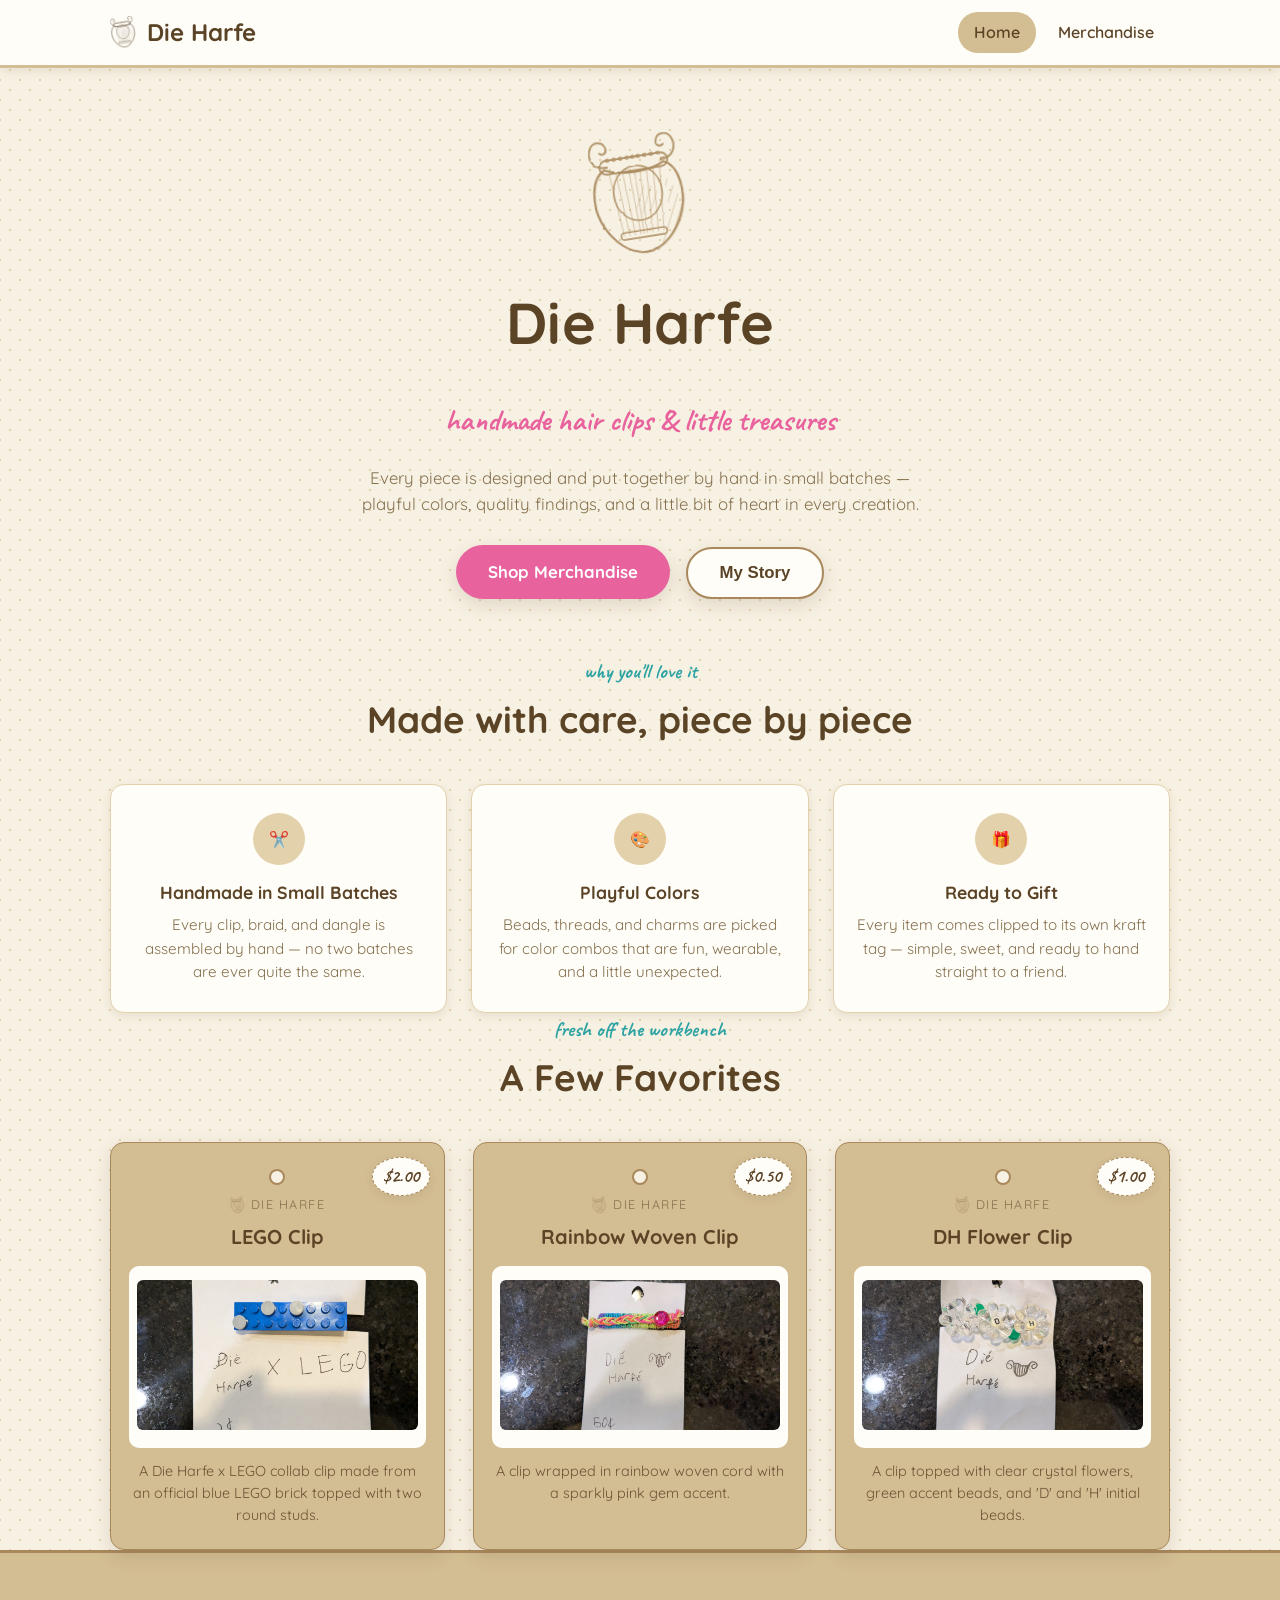
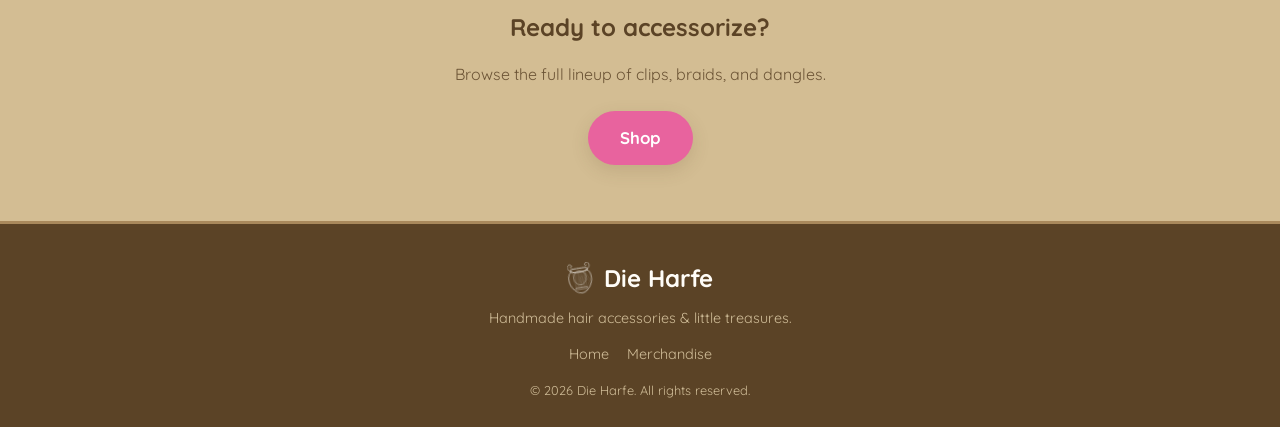
<file: index.html>
<!DOCTYPE html>
<html lang="en">
<head>
<meta charset="UTF-8">
<meta name="viewport" content="width=device-width, initial-scale=1.0">
<title>Die Harfe — Handmade Hair Accessories</title>
<meta name="description" content="Die Harfe — handmade hair clips, stretchy braids, and accessories, made in small batches.">
<link rel="stylesheet" href="css/style.css">
</head>
<body class="textured">

<header class="site-header">
  <nav class="nav">
    <a href="index.html" class="brand">
      <svg class="harp-icon" viewBox="0 0 90 112" xmlns="http://www.w3.org/2000/svg" fill="none" stroke="currentColor">
        <defs>
          <filter id="pencil-1" x="-20%" y="-20%" width="140%" height="140%">
            <feTurbulence type="fractalNoise" baseFrequency="0.05 0.09" numOctaves="2" seed="4" result="n"/>
            <feDisplacementMap in="SourceGraphic" in2="n" scale="2" xChannelSelector="R" yChannelSelector="G"/>
          </filter>
          <clipPath id="bodyShadow-1">
            <path d="M52,32 C70,38 84,52 82,74 C79,90 63,101 50,106 C61,95 71,80 71,58 C71,42 62,35 52,32 Z"/>
          </clipPath>
          <clipPath id="holeShadow-1">
            <ellipse cx="52" cy="60" rx="12" ry="13"/>
          </clipPath>
          <g id="hatch-1">
          <line x1="-30" y1="-15" x2="-100" y2="127"/>
          <line x1="-23" y1="-15" x2="-93" y2="127"/>
          <line x1="-16" y1="-15" x2="-86" y2="127"/>
          <line x1="-9" y1="-15" x2="-79" y2="127"/>
          <line x1="-2" y1="-15" x2="-72" y2="127"/>
          <line x1="5" y1="-15" x2="-65" y2="127"/>
          <line x1="12" y1="-15" x2="-58" y2="127"/>
          <line x1="19" y1="-15" x2="-51" y2="127"/>
          <line x1="26" y1="-15" x2="-44" y2="127"/>
          <line x1="33" y1="-15" x2="-37" y2="127"/>
          <line x1="40" y1="-15" x2="-30" y2="127"/>
          <line x1="47" y1="-15" x2="-23" y2="127"/>
          <line x1="54" y1="-15" x2="-16" y2="127"/>
          <line x1="61" y1="-15" x2="-9" y2="127"/>
          <line x1="68" y1="-15" x2="-2" y2="127"/>
          <line x1="75" y1="-15" x2="5" y2="127"/>
          <line x1="82" y1="-15" x2="12" y2="127"/>
          <line x1="89" y1="-15" x2="19" y2="127"/>
          <line x1="96" y1="-15" x2="26" y2="127"/>
          <line x1="103" y1="-15" x2="33" y2="127"/>
          <line x1="110" y1="-15" x2="40" y2="127"/>
          <line x1="117" y1="-15" x2="47" y2="127"/>
          <line x1="124" y1="-15" x2="54" y2="127"/>
          <line x1="131" y1="-15" x2="61" y2="127"/>
          <line x1="138" y1="-15" x2="68" y2="127"/>
          </g>
        </defs>
        <g transform="rotate(-9 45 56) scale(0.97,1)" filter="url(#pencil-1)">
          <path d="M18,29 C4,35 3,59 8,73 C13,87 25,101 38,104 C41,105.5 49,105.5 52,104 C65,101 77,87 82,73 C87,59 86,35 72,29 C58,36 32,36 18,29 Z" stroke-width="1.8" opacity="0.9"/>
          <path d="M18,29 C4,35 3,59 8,73 C13,87 25,101 38,104 C41,105.5 49,105.5 52,104 C65,101 77,87 82,73 C87,59 86,35 72,29 C58,36 32,36 18,29 Z" stroke-width="1.1" opacity="0.3" transform="translate(1.1,0.7)"/>
          <path d="M20,27 C8,27 4,17 8,9 C11,3 20,3 22,10 C23,14 19,17 16,14" stroke-width="1.8" stroke-linecap="round" stroke-linejoin="round" opacity="0.85"/>
          <path d="M70,27 C82,27 86,17 82,9 C79,3 70,3 68,10 C67,14 71,17 74,14" stroke-width="1.8" stroke-linecap="round" stroke-linejoin="round" opacity="0.85"/>
          <rect x="14" y="21" width="62" height="12" rx="6" stroke-width="1.6" opacity="0.85"/>
          <ellipse cx="45" cy="53" rx="22" ry="24" stroke-width="1.4" opacity="0.8"/>
          <g stroke-width="0.7" opacity="0.55">
            <line x1="22" y1="33" x2="27" y2="89"/>
            <line x1="28" y1="33" x2="32" y2="89"/>
            <line x1="34" y1="33" x2="37" y2="89"/>
            <line x1="40" y1="33" x2="42" y2="89"/>
            <line x1="45" y1="33" x2="45" y2="89"/>
            <line x1="50" y1="33" x2="48" y2="89"/>
            <line x1="56" y1="33" x2="53" y2="89"/>
            <line x1="62" y1="33" x2="58" y2="89"/>
            <line x1="68" y1="33" x2="63" y2="89"/>
          </g>
          <g stroke-width="1" opacity="0.75">
            <circle cx="22" cy="21" r="1.5"/>
            <circle cx="28" cy="21" r="1.5"/>
            <circle cx="34" cy="21" r="1.5"/>
            <circle cx="40" cy="21" r="1.5"/>
            <circle cx="45" cy="21" r="1.5"/>
            <circle cx="50" cy="21" r="1.5"/>
            <circle cx="56" cy="21" r="1.5"/>
            <circle cx="62" cy="21" r="1.5"/>
            <circle cx="68" cy="21" r="1.5"/>
          </g>
          <rect x="24" y="86" width="42" height="6" rx="3" stroke-width="1.4" opacity="0.85"/>
          <use href="#hatch-1" clip-path="url(#bodyShadow-1)" stroke-width="1" opacity="0.32"/>
          <use href="#hatch-1" clip-path="url(#holeShadow-1)" stroke-width="0.8" opacity="0.3"/>
        </g>
      </svg>
      Die Harfe
    </a>
    <button class="nav-toggle" aria-label="Toggle menu" aria-expanded="false">
      <span></span><span></span><span></span>
    </button>
    <ul class="nav-links">
      <li><a href="index.html" class="active">Home</a></li>
      <li><a href="merchandise.html">Merchandise</a></li>
    </ul>
  </nav>
</header>

<section class="hero">
  <div class="container">
    <svg class="harp-icon-big" viewBox="0 0 90 112" xmlns="http://www.w3.org/2000/svg" fill="none" stroke="currentColor">
        <defs>
          <filter id="pencil-2" x="-20%" y="-20%" width="140%" height="140%">
            <feTurbulence type="fractalNoise" baseFrequency="0.05 0.09" numOctaves="2" seed="7" result="n"/>
            <feDisplacementMap in="SourceGraphic" in2="n" scale="2" xChannelSelector="R" yChannelSelector="G"/>
          </filter>
          <clipPath id="bodyShadow-2">
            <path d="M52,32 C70,38 84,52 82,74 C79,90 63,101 50,106 C61,95 71,80 71,58 C71,42 62,35 52,32 Z"/>
          </clipPath>
          <clipPath id="holeShadow-2">
            <ellipse cx="52" cy="60" rx="12" ry="13"/>
          </clipPath>
          <g id="hatch-2">
          <line x1="-30" y1="-15" x2="-100" y2="127"/>
          <line x1="-23" y1="-15" x2="-93" y2="127"/>
          <line x1="-16" y1="-15" x2="-86" y2="127"/>
          <line x1="-9" y1="-15" x2="-79" y2="127"/>
          <line x1="-2" y1="-15" x2="-72" y2="127"/>
          <line x1="5" y1="-15" x2="-65" y2="127"/>
          <line x1="12" y1="-15" x2="-58" y2="127"/>
          <line x1="19" y1="-15" x2="-51" y2="127"/>
          <line x1="26" y1="-15" x2="-44" y2="127"/>
          <line x1="33" y1="-15" x2="-37" y2="127"/>
          <line x1="40" y1="-15" x2="-30" y2="127"/>
          <line x1="47" y1="-15" x2="-23" y2="127"/>
          <line x1="54" y1="-15" x2="-16" y2="127"/>
          <line x1="61" y1="-15" x2="-9" y2="127"/>
          <line x1="68" y1="-15" x2="-2" y2="127"/>
          <line x1="75" y1="-15" x2="5" y2="127"/>
          <line x1="82" y1="-15" x2="12" y2="127"/>
          <line x1="89" y1="-15" x2="19" y2="127"/>
          <line x1="96" y1="-15" x2="26" y2="127"/>
          <line x1="103" y1="-15" x2="33" y2="127"/>
          <line x1="110" y1="-15" x2="40" y2="127"/>
          <line x1="117" y1="-15" x2="47" y2="127"/>
          <line x1="124" y1="-15" x2="54" y2="127"/>
          <line x1="131" y1="-15" x2="61" y2="127"/>
          <line x1="138" y1="-15" x2="68" y2="127"/>
          </g>
        </defs>
        <g transform="rotate(-9 45 56) scale(0.97,1)" filter="url(#pencil-2)">
          <path d="M18,29 C4,35 3,59 8,73 C13,87 25,101 38,104 C41,105.5 49,105.5 52,104 C65,101 77,87 82,73 C87,59 86,35 72,29 C58,36 32,36 18,29 Z" stroke-width="1.8" opacity="0.9"/>
          <path d="M18,29 C4,35 3,59 8,73 C13,87 25,101 38,104 C41,105.5 49,105.5 52,104 C65,101 77,87 82,73 C87,59 86,35 72,29 C58,36 32,36 18,29 Z" stroke-width="1.1" opacity="0.3" transform="translate(1.1,0.7)"/>
          <path d="M20,27 C8,27 4,17 8,9 C11,3 20,3 22,10 C23,14 19,17 16,14" stroke-width="1.8" stroke-linecap="round" stroke-linejoin="round" opacity="0.85"/>
          <path d="M70,27 C82,27 86,17 82,9 C79,3 70,3 68,10 C67,14 71,17 74,14" stroke-width="1.8" stroke-linecap="round" stroke-linejoin="round" opacity="0.85"/>
          <rect x="14" y="21" width="62" height="12" rx="6" stroke-width="1.6" opacity="0.85"/>
          <ellipse cx="45" cy="53" rx="22" ry="24" stroke-width="1.4" opacity="0.8"/>
          <g stroke-width="0.7" opacity="0.55">
            <line x1="22" y1="33" x2="27" y2="89"/>
            <line x1="28" y1="33" x2="32" y2="89"/>
            <line x1="34" y1="33" x2="37" y2="89"/>
            <line x1="40" y1="33" x2="42" y2="89"/>
            <line x1="45" y1="33" x2="45" y2="89"/>
            <line x1="50" y1="33" x2="48" y2="89"/>
            <line x1="56" y1="33" x2="53" y2="89"/>
            <line x1="62" y1="33" x2="58" y2="89"/>
            <line x1="68" y1="33" x2="63" y2="89"/>
          </g>
          <g stroke-width="1" opacity="0.75">
            <circle cx="22" cy="21" r="1.5"/>
            <circle cx="28" cy="21" r="1.5"/>
            <circle cx="34" cy="21" r="1.5"/>
            <circle cx="40" cy="21" r="1.5"/>
            <circle cx="45" cy="21" r="1.5"/>
            <circle cx="50" cy="21" r="1.5"/>
            <circle cx="56" cy="21" r="1.5"/>
            <circle cx="62" cy="21" r="1.5"/>
            <circle cx="68" cy="21" r="1.5"/>
          </g>
          <rect x="24" y="86" width="42" height="6" rx="3" stroke-width="1.4" opacity="0.85"/>
          <use href="#hatch-2" clip-path="url(#bodyShadow-2)" stroke-width="1" opacity="0.32"/>
          <use href="#hatch-2" clip-path="url(#holeShadow-2)" stroke-width="0.8" opacity="0.3"/>
        </g>
      </svg>
    <h1>Die Harfe</h1>
    <p class="tagline script">handmade hair clips &amp; little treasures</p>
    <p class="lead">Every piece is designed and put together by hand in small batches — playful colors, quality findings, and a little bit of heart in every creation.</p>
    <a href="merchandise.html" class="btn">Shop Merchandise</a>
    <button type="button" id="story-toggle" class="btn secondary" style="margin-left:12px;">My Story</button>
  </div>
</section>

<section id="about" class="container story-section">
  <div class="section-title">
    <span class="script">our story</span>
    <h2>A Note from Lyra</h2>
  </div>
  <div class="story-card">
    <p>Hi, I'm Lyra — the maker behind Die Harfe. I'm a small business owner, and every piece you see here is designed and put together by hand.</p>
    <p>Thanks to your support, I get to keep growing Die Harfe into a brand that offers quality, affordable accessories for everyone — young and old — no matter where in the world you're shopping from.</p>
    <p class="signature script">— Lyra</p>
  </div>
</section>

<section class="container">
  <div class="section-title">
    <span class="script">why you'll love it</span>
    <h2>Made with care, piece by piece</h2>
  </div>
  <div class="about-grid">
    <div class="about-card">
      <div class="emoji-badge">✂️</div>
      <h3>Handmade in Small Batches</h3>
      <p>Every clip, braid, and dangle is assembled by hand — no two batches are ever quite the same.</p>
    </div>
    <div class="about-card">
      <div class="emoji-badge">🎨</div>
      <h3>Playful Colors</h3>
      <p>Beads, threads, and charms are picked for color combos that are fun, wearable, and a little unexpected.</p>
    </div>
    <div class="about-card">
      <div class="emoji-badge">🎁</div>
      <h3>Ready to Gift</h3>
      <p>Every item comes clipped to its own kraft tag — simple, sweet, and ready to hand straight to a friend.</p>
    </div>
  </div>
</section>

<section class="container">
  <div class="section-title">
    <span class="script">fresh off the workbench</span>
    <h2>A Few Favorites</h2>
  </div>
  <div class="product-grid" id="featured-grid"></div>
</section>

<section class="cta-band">
  <div class="container">
    <h2>Ready to accessorize?</h2>
    <p>Browse the full lineup of clips, braids, and dangles.</p>
    <a href="merchandise.html" class="btn">Shop</a>
  </div>
</section>

<footer class="site-footer">
  <div class="container">
    <div class="brand">
      <svg class="harp-icon" viewBox="0 0 90 112" xmlns="http://www.w3.org/2000/svg" fill="none" stroke="currentColor">
        <defs>
          <filter id="pencil-6" x="-20%" y="-20%" width="140%" height="140%">
            <feTurbulence type="fractalNoise" baseFrequency="0.05 0.09" numOctaves="2" seed="19" result="n"/>
            <feDisplacementMap in="SourceGraphic" in2="n" scale="2" xChannelSelector="R" yChannelSelector="G"/>
          </filter>
          <clipPath id="bodyShadow-6">
            <path d="M52,32 C70,38 84,52 82,74 C79,90 63,101 50,106 C61,95 71,80 71,58 C71,42 62,35 52,32 Z"/>
          </clipPath>
          <clipPath id="holeShadow-6">
            <ellipse cx="52" cy="60" rx="12" ry="13"/>
          </clipPath>
          <g id="hatch-6">
          <line x1="-30" y1="-15" x2="-100" y2="127"/>
          <line x1="-23" y1="-15" x2="-93" y2="127"/>
          <line x1="-16" y1="-15" x2="-86" y2="127"/>
          <line x1="-9" y1="-15" x2="-79" y2="127"/>
          <line x1="-2" y1="-15" x2="-72" y2="127"/>
          <line x1="5" y1="-15" x2="-65" y2="127"/>
          <line x1="12" y1="-15" x2="-58" y2="127"/>
          <line x1="19" y1="-15" x2="-51" y2="127"/>
          <line x1="26" y1="-15" x2="-44" y2="127"/>
          <line x1="33" y1="-15" x2="-37" y2="127"/>
          <line x1="40" y1="-15" x2="-30" y2="127"/>
          <line x1="47" y1="-15" x2="-23" y2="127"/>
          <line x1="54" y1="-15" x2="-16" y2="127"/>
          <line x1="61" y1="-15" x2="-9" y2="127"/>
          <line x1="68" y1="-15" x2="-2" y2="127"/>
          <line x1="75" y1="-15" x2="5" y2="127"/>
          <line x1="82" y1="-15" x2="12" y2="127"/>
          <line x1="89" y1="-15" x2="19" y2="127"/>
          <line x1="96" y1="-15" x2="26" y2="127"/>
          <line x1="103" y1="-15" x2="33" y2="127"/>
          <line x1="110" y1="-15" x2="40" y2="127"/>
          <line x1="117" y1="-15" x2="47" y2="127"/>
          <line x1="124" y1="-15" x2="54" y2="127"/>
          <line x1="131" y1="-15" x2="61" y2="127"/>
          <line x1="138" y1="-15" x2="68" y2="127"/>
          </g>
        </defs>
        <g transform="rotate(-9 45 56) scale(0.97,1)" filter="url(#pencil-6)">
          <path d="M18,29 C4,35 3,59 8,73 C13,87 25,101 38,104 C41,105.5 49,105.5 52,104 C65,101 77,87 82,73 C87,59 86,35 72,29 C58,36 32,36 18,29 Z" stroke-width="1.8" opacity="0.9"/>
          <path d="M18,29 C4,35 3,59 8,73 C13,87 25,101 38,104 C41,105.5 49,105.5 52,104 C65,101 77,87 82,73 C87,59 86,35 72,29 C58,36 32,36 18,29 Z" stroke-width="1.1" opacity="0.3" transform="translate(1.1,0.7)"/>
          <path d="M20,27 C8,27 4,17 8,9 C11,3 20,3 22,10 C23,14 19,17 16,14" stroke-width="1.8" stroke-linecap="round" stroke-linejoin="round" opacity="0.85"/>
          <path d="M70,27 C82,27 86,17 82,9 C79,3 70,3 68,10 C67,14 71,17 74,14" stroke-width="1.8" stroke-linecap="round" stroke-linejoin="round" opacity="0.85"/>
          <rect x="14" y="21" width="62" height="12" rx="6" stroke-width="1.6" opacity="0.85"/>
          <ellipse cx="45" cy="53" rx="22" ry="24" stroke-width="1.4" opacity="0.8"/>
          <g stroke-width="0.7" opacity="0.55">
            <line x1="22" y1="33" x2="27" y2="89"/>
            <line x1="28" y1="33" x2="32" y2="89"/>
            <line x1="34" y1="33" x2="37" y2="89"/>
            <line x1="40" y1="33" x2="42" y2="89"/>
            <line x1="45" y1="33" x2="45" y2="89"/>
            <line x1="50" y1="33" x2="48" y2="89"/>
            <line x1="56" y1="33" x2="53" y2="89"/>
            <line x1="62" y1="33" x2="58" y2="89"/>
            <line x1="68" y1="33" x2="63" y2="89"/>
          </g>
          <g stroke-width="1" opacity="0.75">
            <circle cx="22" cy="21" r="1.5"/>
            <circle cx="28" cy="21" r="1.5"/>
            <circle cx="34" cy="21" r="1.5"/>
            <circle cx="40" cy="21" r="1.5"/>
            <circle cx="45" cy="21" r="1.5"/>
            <circle cx="50" cy="21" r="1.5"/>
            <circle cx="56" cy="21" r="1.5"/>
            <circle cx="62" cy="21" r="1.5"/>
            <circle cx="68" cy="21" r="1.5"/>
          </g>
          <rect x="24" y="86" width="42" height="6" rx="3" stroke-width="1.4" opacity="0.85"/>
          <use href="#hatch-6" clip-path="url(#bodyShadow-6)" stroke-width="1" opacity="0.32"/>
          <use href="#hatch-6" clip-path="url(#holeShadow-6)" stroke-width="0.8" opacity="0.3"/>
        </g>
      </svg>
      Die Harfe
    </div>
    <p>Handmade hair accessories &amp; little treasures.</p>
    <div class="footer-links">
      <a href="index.html">Home</a>
      <a href="merchandise.html">Merchandise</a>
    </div>
    <p style="margin-top:16px; font-size:0.8rem;">&copy; 2026 Die Harfe. All rights reserved.</p>
  </div>
</footer>

<script src="js/script.js"></script>
</body>
</html>
</file>
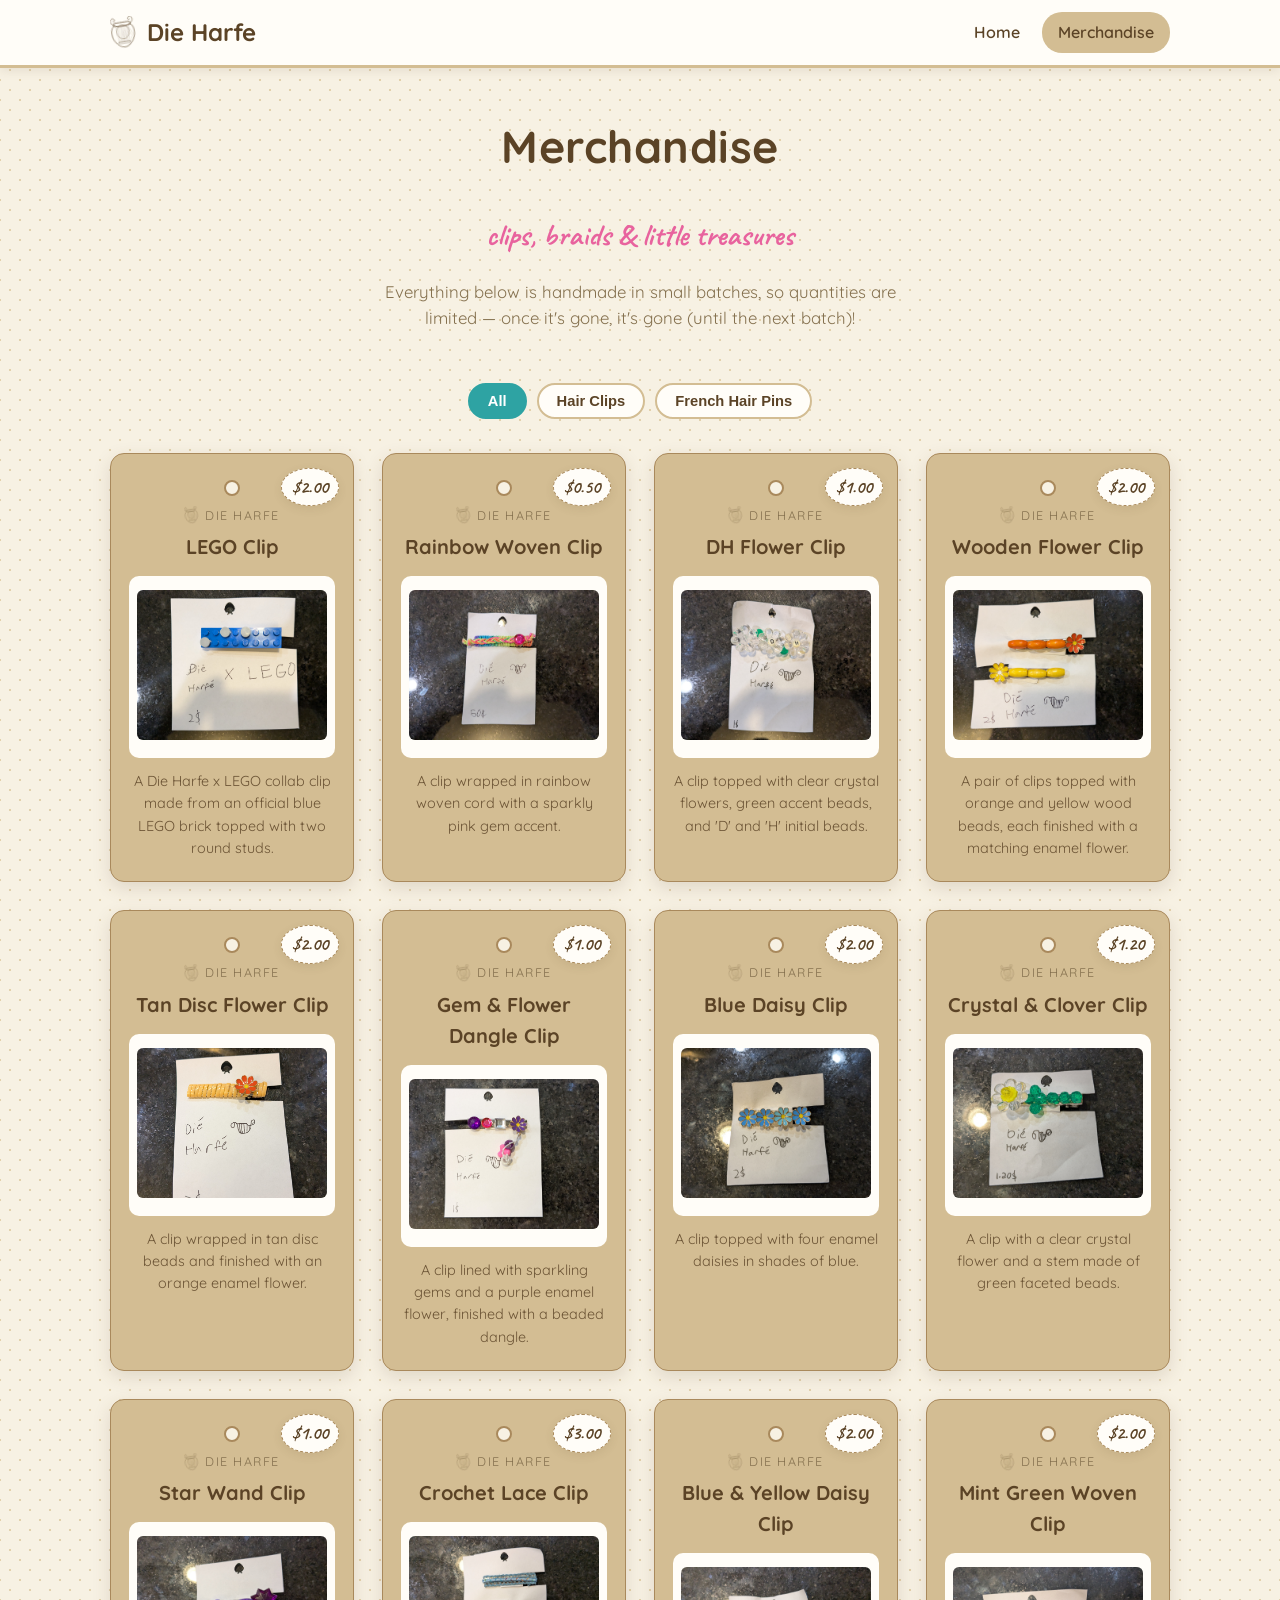
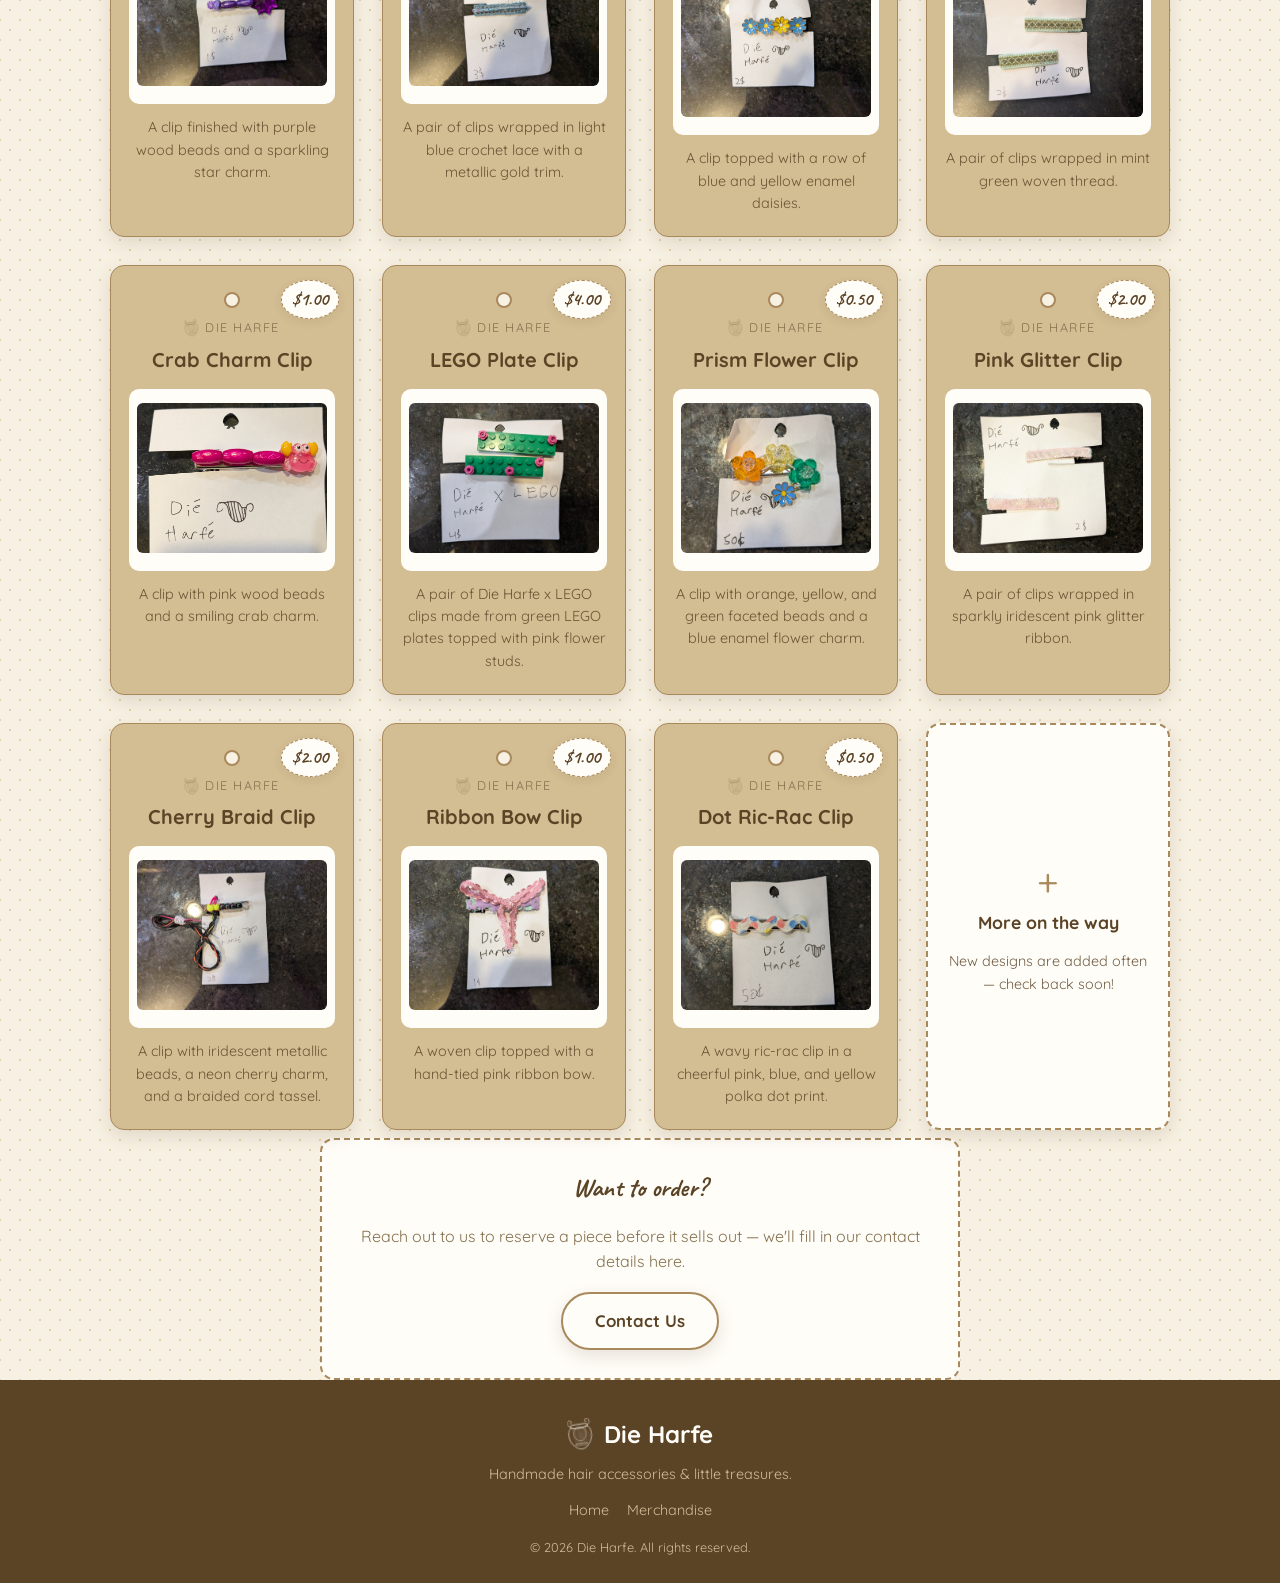
<file: merchandise.html>
<!DOCTYPE html>
<html lang="en">
<head>
<meta charset="UTF-8">
<meta name="viewport" content="width=device-width, initial-scale=1.0">
<title>Merchandise — Die Harfe</title>
<meta name="description" content="Shop Die Harfe's handmade hair clips, stretchy braids, and accessories.">
<link rel="stylesheet" href="css/style.css">
</head>
<body class="textured">

<header class="site-header">
  <nav class="nav">
    <a href="index.html" class="brand">
      <svg class="harp-icon" viewBox="0 0 90 112" xmlns="http://www.w3.org/2000/svg" fill="none" stroke="currentColor">
        <defs>
          <filter id="pencil-1" x="-20%" y="-20%" width="140%" height="140%">
            <feTurbulence type="fractalNoise" baseFrequency="0.05 0.09" numOctaves="2" seed="4" result="n"/>
            <feDisplacementMap in="SourceGraphic" in2="n" scale="2" xChannelSelector="R" yChannelSelector="G"/>
          </filter>
          <clipPath id="bodyShadow-1">
            <path d="M52,32 C70,38 84,52 82,74 C79,90 63,101 50,106 C61,95 71,80 71,58 C71,42 62,35 52,32 Z"/>
          </clipPath>
          <clipPath id="holeShadow-1">
            <ellipse cx="52" cy="60" rx="12" ry="13"/>
          </clipPath>
          <g id="hatch-1">
          <line x1="-30" y1="-15" x2="-100" y2="127"/>
          <line x1="-23" y1="-15" x2="-93" y2="127"/>
          <line x1="-16" y1="-15" x2="-86" y2="127"/>
          <line x1="-9" y1="-15" x2="-79" y2="127"/>
          <line x1="-2" y1="-15" x2="-72" y2="127"/>
          <line x1="5" y1="-15" x2="-65" y2="127"/>
          <line x1="12" y1="-15" x2="-58" y2="127"/>
          <line x1="19" y1="-15" x2="-51" y2="127"/>
          <line x1="26" y1="-15" x2="-44" y2="127"/>
          <line x1="33" y1="-15" x2="-37" y2="127"/>
          <line x1="40" y1="-15" x2="-30" y2="127"/>
          <line x1="47" y1="-15" x2="-23" y2="127"/>
          <line x1="54" y1="-15" x2="-16" y2="127"/>
          <line x1="61" y1="-15" x2="-9" y2="127"/>
          <line x1="68" y1="-15" x2="-2" y2="127"/>
          <line x1="75" y1="-15" x2="5" y2="127"/>
          <line x1="82" y1="-15" x2="12" y2="127"/>
          <line x1="89" y1="-15" x2="19" y2="127"/>
          <line x1="96" y1="-15" x2="26" y2="127"/>
          <line x1="103" y1="-15" x2="33" y2="127"/>
          <line x1="110" y1="-15" x2="40" y2="127"/>
          <line x1="117" y1="-15" x2="47" y2="127"/>
          <line x1="124" y1="-15" x2="54" y2="127"/>
          <line x1="131" y1="-15" x2="61" y2="127"/>
          <line x1="138" y1="-15" x2="68" y2="127"/>
          </g>
        </defs>
        <g transform="rotate(-9 45 56) scale(0.97,1)" filter="url(#pencil-1)">
          <path d="M18,29 C4,35 3,59 8,73 C13,87 25,101 38,104 C41,105.5 49,105.5 52,104 C65,101 77,87 82,73 C87,59 86,35 72,29 C58,36 32,36 18,29 Z" stroke-width="1.8" opacity="0.9"/>
          <path d="M18,29 C4,35 3,59 8,73 C13,87 25,101 38,104 C41,105.5 49,105.5 52,104 C65,101 77,87 82,73 C87,59 86,35 72,29 C58,36 32,36 18,29 Z" stroke-width="1.1" opacity="0.3" transform="translate(1.1,0.7)"/>
          <path d="M20,27 C8,27 4,17 8,9 C11,3 20,3 22,10 C23,14 19,17 16,14" stroke-width="1.8" stroke-linecap="round" stroke-linejoin="round" opacity="0.85"/>
          <path d="M70,27 C82,27 86,17 82,9 C79,3 70,3 68,10 C67,14 71,17 74,14" stroke-width="1.8" stroke-linecap="round" stroke-linejoin="round" opacity="0.85"/>
          <rect x="14" y="21" width="62" height="12" rx="6" stroke-width="1.6" opacity="0.85"/>
          <ellipse cx="45" cy="53" rx="22" ry="24" stroke-width="1.4" opacity="0.8"/>
          <g stroke-width="0.7" opacity="0.55">
            <line x1="22" y1="33" x2="27" y2="89"/>
            <line x1="28" y1="33" x2="32" y2="89"/>
            <line x1="34" y1="33" x2="37" y2="89"/>
            <line x1="40" y1="33" x2="42" y2="89"/>
            <line x1="45" y1="33" x2="45" y2="89"/>
            <line x1="50" y1="33" x2="48" y2="89"/>
            <line x1="56" y1="33" x2="53" y2="89"/>
            <line x1="62" y1="33" x2="58" y2="89"/>
            <line x1="68" y1="33" x2="63" y2="89"/>
          </g>
          <g stroke-width="1" opacity="0.75">
            <circle cx="22" cy="21" r="1.5"/>
            <circle cx="28" cy="21" r="1.5"/>
            <circle cx="34" cy="21" r="1.5"/>
            <circle cx="40" cy="21" r="1.5"/>
            <circle cx="45" cy="21" r="1.5"/>
            <circle cx="50" cy="21" r="1.5"/>
            <circle cx="56" cy="21" r="1.5"/>
            <circle cx="62" cy="21" r="1.5"/>
            <circle cx="68" cy="21" r="1.5"/>
          </g>
          <rect x="24" y="86" width="42" height="6" rx="3" stroke-width="1.4" opacity="0.85"/>
          <use href="#hatch-1" clip-path="url(#bodyShadow-1)" stroke-width="1" opacity="0.32"/>
          <use href="#hatch-1" clip-path="url(#holeShadow-1)" stroke-width="0.8" opacity="0.3"/>
        </g>
      </svg>
      Die Harfe
    </a>
    <button class="nav-toggle" aria-label="Toggle menu" aria-expanded="false">
      <span></span><span></span><span></span>
    </button>
    <ul class="nav-links">
      <li><a href="index.html">Home</a></li>
      <li><a href="merchandise.html" class="active">Merchandise</a></li>
    </ul>
  </nav>
</header>

<section class="hero" style="padding:44px 0 24px;">
  <div class="container">
    <h1 style="font-size:clamp(2rem,5vw,2.8rem);">Merchandise</h1>
    <p class="tagline script">clips, braids &amp; little treasures</p>
    <p class="lead">Everything below is handmade in small batches, so quantities are limited — once it's gone, it's gone (until the next batch)!</p>
  </div>
</section>

<section class="container">

  <div class="filter-bar">
    <button class="filter-chip active" data-filter="all">All</button>
    <button class="filter-chip" data-filter="clips">Hair Clips</button>
    <button class="filter-chip" data-filter="frenchhairpins">French Hair Pins</button>
  </div>

  <div class="product-grid" id="product-grid">
    <div class="tag-card coming-soon" data-category="clips frenchhairpins">
      <div class="plus">+</div>
      <div class="product-name" style="font-size:1.1rem;">More on the way</div>
      <p class="desc">New designs are added often — check back soon!</p>
    </div>
  </div>

  <div class="order-note">
    <h3 class="script" style="font-size:1.6rem;">Want to order?</h3>
    <p>Reach out to us to reserve a piece before it sells out — we'll fill in our contact details here.</p>
    <a href="mailto:tdomerese+dieharfe@gmail.com" class="btn secondary">Contact Us</a>
  </div>

</section>

<footer class="site-footer">
  <div class="container">
    <div class="brand">
      <svg class="harp-icon" viewBox="0 0 90 112" xmlns="http://www.w3.org/2000/svg" fill="none" stroke="currentColor">
        <defs>
          <filter id="pencil-5" x="-20%" y="-20%" width="140%" height="140%">
            <feTurbulence type="fractalNoise" baseFrequency="0.05 0.09" numOctaves="2" seed="16" result="n"/>
            <feDisplacementMap in="SourceGraphic" in2="n" scale="2" xChannelSelector="R" yChannelSelector="G"/>
          </filter>
          <clipPath id="bodyShadow-5">
            <path d="M52,32 C70,38 84,52 82,74 C79,90 63,101 50,106 C61,95 71,80 71,58 C71,42 62,35 52,32 Z"/>
          </clipPath>
          <clipPath id="holeShadow-5">
            <ellipse cx="52" cy="60" rx="12" ry="13"/>
          </clipPath>
          <g id="hatch-5">
          <line x1="-30" y1="-15" x2="-100" y2="127"/>
          <line x1="-23" y1="-15" x2="-93" y2="127"/>
          <line x1="-16" y1="-15" x2="-86" y2="127"/>
          <line x1="-9" y1="-15" x2="-79" y2="127"/>
          <line x1="-2" y1="-15" x2="-72" y2="127"/>
          <line x1="5" y1="-15" x2="-65" y2="127"/>
          <line x1="12" y1="-15" x2="-58" y2="127"/>
          <line x1="19" y1="-15" x2="-51" y2="127"/>
          <line x1="26" y1="-15" x2="-44" y2="127"/>
          <line x1="33" y1="-15" x2="-37" y2="127"/>
          <line x1="40" y1="-15" x2="-30" y2="127"/>
          <line x1="47" y1="-15" x2="-23" y2="127"/>
          <line x1="54" y1="-15" x2="-16" y2="127"/>
          <line x1="61" y1="-15" x2="-9" y2="127"/>
          <line x1="68" y1="-15" x2="-2" y2="127"/>
          <line x1="75" y1="-15" x2="5" y2="127"/>
          <line x1="82" y1="-15" x2="12" y2="127"/>
          <line x1="89" y1="-15" x2="19" y2="127"/>
          <line x1="96" y1="-15" x2="26" y2="127"/>
          <line x1="103" y1="-15" x2="33" y2="127"/>
          <line x1="110" y1="-15" x2="40" y2="127"/>
          <line x1="117" y1="-15" x2="47" y2="127"/>
          <line x1="124" y1="-15" x2="54" y2="127"/>
          <line x1="131" y1="-15" x2="61" y2="127"/>
          <line x1="138" y1="-15" x2="68" y2="127"/>
          </g>
        </defs>
        <g transform="rotate(-9 45 56) scale(0.97,1)" filter="url(#pencil-5)">
          <path d="M18,29 C4,35 3,59 8,73 C13,87 25,101 38,104 C41,105.5 49,105.5 52,104 C65,101 77,87 82,73 C87,59 86,35 72,29 C58,36 32,36 18,29 Z" stroke-width="1.8" opacity="0.9"/>
          <path d="M18,29 C4,35 3,59 8,73 C13,87 25,101 38,104 C41,105.5 49,105.5 52,104 C65,101 77,87 82,73 C87,59 86,35 72,29 C58,36 32,36 18,29 Z" stroke-width="1.1" opacity="0.3" transform="translate(1.1,0.7)"/>
          <path d="M20,27 C8,27 4,17 8,9 C11,3 20,3 22,10 C23,14 19,17 16,14" stroke-width="1.8" stroke-linecap="round" stroke-linejoin="round" opacity="0.85"/>
          <path d="M70,27 C82,27 86,17 82,9 C79,3 70,3 68,10 C67,14 71,17 74,14" stroke-width="1.8" stroke-linecap="round" stroke-linejoin="round" opacity="0.85"/>
          <rect x="14" y="21" width="62" height="12" rx="6" stroke-width="1.6" opacity="0.85"/>
          <ellipse cx="45" cy="53" rx="22" ry="24" stroke-width="1.4" opacity="0.8"/>
          <g stroke-width="0.7" opacity="0.55">
            <line x1="22" y1="33" x2="27" y2="89"/>
            <line x1="28" y1="33" x2="32" y2="89"/>
            <line x1="34" y1="33" x2="37" y2="89"/>
            <line x1="40" y1="33" x2="42" y2="89"/>
            <line x1="45" y1="33" x2="45" y2="89"/>
            <line x1="50" y1="33" x2="48" y2="89"/>
            <line x1="56" y1="33" x2="53" y2="89"/>
            <line x1="62" y1="33" x2="58" y2="89"/>
            <line x1="68" y1="33" x2="63" y2="89"/>
          </g>
          <g stroke-width="1" opacity="0.75">
            <circle cx="22" cy="21" r="1.5"/>
            <circle cx="28" cy="21" r="1.5"/>
            <circle cx="34" cy="21" r="1.5"/>
            <circle cx="40" cy="21" r="1.5"/>
            <circle cx="45" cy="21" r="1.5"/>
            <circle cx="50" cy="21" r="1.5"/>
            <circle cx="56" cy="21" r="1.5"/>
            <circle cx="62" cy="21" r="1.5"/>
            <circle cx="68" cy="21" r="1.5"/>
          </g>
          <rect x="24" y="86" width="42" height="6" rx="3" stroke-width="1.4" opacity="0.85"/>
          <use href="#hatch-5" clip-path="url(#bodyShadow-5)" stroke-width="1" opacity="0.32"/>
          <use href="#hatch-5" clip-path="url(#holeShadow-5)" stroke-width="0.8" opacity="0.3"/>
        </g>
      </svg>
      Die Harfe
    </div>
    <p>Handmade hair accessories &amp; little treasures.</p>
    <div class="footer-links">
      <a href="index.html">Home</a>
      <a href="merchandise.html">Merchandise</a>
    </div>
    <p style="margin-top:16px; font-size:0.8rem;">&copy; 2026 Die Harfe. All rights reserved.</p>
  </div>
</footer>

<script src="js/script.js"></script>
</body>
</html>
</file>
<file: css/style.css>
/* ==========================================================================
   Die Harfe — shared styles
   ========================================================================== */

@import url('https://fonts.googleapis.com/css2?family=Quicksand:wght@400;500;600;700&family=Caveat:wght@500;600;700&display=swap');

:root {
  --cream:        #f7f1e3;
  --paper:        #fffdf8;
  --kraft:        #d3bd93;
  --kraft-light:  #e3d1ab;
  --kraft-dark:   #a9895c;
  --ink:          #5b4326;
  --ink-soft:     #85714f;
  --pink:         #e8639e;
  --teal:         #2ea3a3;
  --yellow:       #f0c341;
  --purple:       #9b6bcc;
  --mint:         #6fcf97;
  --coral:        #f2785c;

  --shadow: 0 6px 18px rgba(91, 67, 38, 0.15);
  --shadow-soft: 0 3px 10px rgba(91, 67, 38, 0.10);
  --radius: 14px;
}

* { box-sizing: border-box; }

html {
  scroll-behavior: smooth;
}

body {
  margin: 0;
  font-family: 'Quicksand', -apple-system, BlinkMacSystemFont, 'Segoe UI', sans-serif;
  background: var(--cream);
  color: var(--ink);
  line-height: 1.55;
  -webkit-font-smoothing: antialiased;
}

img, svg { max-width: 100%; display: block; }

a { color: inherit; text-decoration: none; }

h1, h2, h3 {
  font-weight: 700;
  margin: 0 0 0.4em;
  color: var(--ink);
}

.script {
  font-family: 'Caveat', cursive;
  font-weight: 700;
}

.container {
  width: 100%;
  max-width: 1100px;
  margin: 0 auto;
  padding: 0 20px;
}

/* Background texture: diagonal (staggered) dot grid */
.textured {
  background-color: var(--cream);
  background-image:
    radial-gradient(var(--kraft-light) 1px, transparent 1px),
    radial-gradient(var(--kraft-light) 1px, transparent 1px);
  background-size: 20px 20px;
  background-position: 0 0, 10px 10px;
}

/* ---------------------------------------------------------------------- */
/* Header / nav                                                           */
/* ---------------------------------------------------------------------- */

.site-header {
  position: sticky;
  top: 0;
  z-index: 100;
  background: var(--paper);
  border-bottom: 3px solid var(--kraft);
  box-shadow: var(--shadow-soft);
}

.nav {
  display: flex;
  align-items: center;
  justify-content: space-between;
  padding: 12px 20px;
  max-width: 1100px;
  margin: 0 auto;
}

.brand {
  display: flex;
  align-items: center;
  gap: 10px;
  font-size: 1.5rem;
  font-weight: 700;
  color: var(--ink);
}

.brand .harp-icon {
  width: 27px;
  height: 33px;
  color: var(--ink);
  flex-shrink: 0;
}

.nav-links {
  display: flex;
  gap: 6px;
  list-style: none;
  margin: 0;
  padding: 0;
}

.nav-links a {
  display: inline-block;
  padding: 8px 16px;
  border-radius: 20px;
  font-weight: 600;
  color: var(--ink);
  transition: background 0.2s ease, color 0.2s ease;
}

.nav-links a:hover,
.nav-links a.active {
  background: var(--kraft);
  color: var(--ink);
}

.nav-toggle {
  display: none;
  flex-direction: column;
  justify-content: center;
  gap: 5px;
  width: 40px;
  height: 40px;
  background: transparent;
  border: none;
  cursor: pointer;
  padding: 0;
}

.nav-toggle span {
  display: block;
  height: 3px;
  width: 100%;
  background: var(--ink);
  border-radius: 2px;
  transition: transform 0.25s ease, opacity 0.25s ease;
}

.nav-toggle.open span:nth-child(1) { transform: translateY(8px) rotate(45deg); }
.nav-toggle.open span:nth-child(2) { opacity: 0; }
.nav-toggle.open span:nth-child(3) { transform: translateY(-8px) rotate(-45deg); }

/* ---------------------------------------------------------------------- */
/* Hero                                                                    */
/* ---------------------------------------------------------------------- */

.hero {
  padding: 64px 0 56px;
  text-align: center;
}

.hero .harp-icon-big {
  width: 104px;
  height: 128px;
  margin: 0 auto 18px;
  color: var(--kraft-dark);
}

.hero h1 {
  font-size: clamp(2.4rem, 6vw, 3.6rem);
  letter-spacing: 0.5px;
}

.hero .tagline {
  font-family: 'Caveat', cursive;
  font-size: clamp(1.4rem, 3.5vw, 1.9rem);
  color: var(--pink);
  font-weight: 700;
  margin-bottom: 20px;
}

.hero p.lead {
  max-width: 560px;
  margin: 0 auto 28px;
  color: var(--ink-soft);
  font-size: 1.05rem;
}

.btn {
  display: inline-block;
  padding: 14px 32px;
  background: var(--pink);
  color: #fff;
  font-weight: 700;
  border-radius: 30px;
  box-shadow: var(--shadow);
  border: none;
  cursor: pointer;
  font-size: 1.05rem;
  transition: transform 0.15s ease, box-shadow 0.15s ease;
}

.btn:hover { transform: translateY(-2px); box-shadow: 0 10px 22px rgba(91,67,38,0.22); }

.btn.secondary {
  background: var(--paper);
  color: var(--ink);
  border: 2px solid var(--kraft-dark);
}

/* ---------------------------------------------------------------------- */
/* Sections                                                                */
/* ---------------------------------------------------------------------- */

section { padding: 48px 0; }

.section-title {
  text-align: center;
  margin-bottom: 36px;
}

.section-title h2 {
  font-size: clamp(1.7rem, 4vw, 2.3rem);
}

.section-title .script {
  color: var(--teal);
  font-size: 1.3rem;
  display: block;
  margin-bottom: 4px;
}

/* ---------------------------------------------------------------------- */
/* Our story                                                               */
/* ---------------------------------------------------------------------- */

.story-section {
  display: none;
}

.story-section.open {
  display: block;
  animation: storyReveal 0.35s ease;
}

@keyframes storyReveal {
  from { opacity: 0; transform: translateY(-8px); }
  to { opacity: 1; transform: translateY(0); }
}

.story-card {
  background: var(--paper);
  border: 2px solid var(--kraft);
  border-radius: var(--radius);
  padding: 40px 34px;
  max-width: 640px;
  margin: 0 auto;
  text-align: center;
  box-shadow: var(--shadow-soft);
}

.story-card p {
  color: var(--ink);
  font-size: 1.05rem;
  margin-bottom: 18px;
}

.story-card .signature {
  font-size: 1.7rem;
  color: var(--pink);
  margin: 8px 0 0;
}

/* ---------------------------------------------------------------------- */
/* About / feature strip                                                  */
/* ---------------------------------------------------------------------- */

.about-grid {
  display: grid;
  grid-template-columns: repeat(3, 1fr);
  gap: 24px;
}

.about-card {
  background: var(--paper);
  border-radius: var(--radius);
  padding: 28px 22px;
  text-align: center;
  box-shadow: var(--shadow-soft);
  border: 1px solid var(--kraft-light);
}

.about-card .emoji-badge {
  width: 52px;
  height: 52px;
  margin: 0 auto 14px;
  border-radius: 50%;
  background: var(--kraft-light);
  display: flex;
  align-items: center;
  justify-content: center;
}

.about-card h3 { font-size: 1.1rem; }
.about-card p { color: var(--ink-soft); font-size: 0.95rem; margin: 0; }

/* ---------------------------------------------------------------------- */
/* Product grid + kraft tag cards                                         */
/* ---------------------------------------------------------------------- */

.product-grid {
  display: grid;
  grid-template-columns: repeat(auto-fit, minmax(240px, 1fr));
  gap: 28px;
}

.tag-card {
  position: relative;
  background: var(--kraft);
  border-radius: var(--radius);
  padding: 26px 18px 22px;
  text-align: center;
  box-shadow: var(--shadow);
  transition: transform 0.2s ease, box-shadow 0.2s ease;
  border: 1px solid var(--kraft-dark);
}

.tag-card:hover {
  transform: translateY(-4px) rotate(-0.5deg);
  box-shadow: 0 12px 26px rgba(91,67,38,0.25);
}

.tag-card .punch-hole {
  width: 16px;
  height: 16px;
  background: var(--cream);
  border-radius: 50%;
  margin: 0 auto 10px;
  border: 2px solid var(--kraft-dark);
}

.tag-card .price-sticker {
  position: absolute;
  top: 14px;
  right: 14px;
  background: var(--paper);
  color: var(--ink);
  font-family: 'Caveat', cursive;
  font-weight: 700;
  font-size: 1.15rem;
  padding: 4px 10px;
  border-radius: 50%;
  box-shadow: var(--shadow-soft);
  border: 1px dashed var(--kraft-dark);
  min-width: 46px;
}

.tag-card .brand-mark {
  display: flex;
  align-items: center;
  justify-content: center;
  gap: 6px;
  color: var(--ink-soft);
  font-size: 0.78rem;
  letter-spacing: 1.5px;
  text-transform: uppercase;
  margin-bottom: 6px;
}

.tag-card .brand-mark .harp-icon { width: 15px; height: 18px; }

.tag-card .product-name {
  font-size: 1.25rem;
  font-weight: 700;
  margin-bottom: 14px;
}

.tag-card .art-wrap {
  background: var(--paper);
  border-radius: 10px;
  padding: 14px 8px 18px;
  margin-bottom: 12px;
  overflow: hidden;
}

.tag-card .art-wrap svg { width: 100%; height: 150px; }

.tag-card .art-wrap img {
  width: 100%;
  height: 150px;
  object-fit: cover;
  border-radius: 6px;
  display: block;
}

.tag-card .desc {
  font-size: 0.9rem;
  color: #5b4326;
  opacity: 0.85;
  margin: 0;
}

.badge-soon {
  display: inline-block;
  margin-top: 10px;
  font-family: 'Caveat', cursive;
  font-weight: 700;
  color: var(--purple);
  font-size: 1.05rem;
}

/* Coming soon card */
.tag-card.coming-soon {
  background: var(--paper);
  border: 2px dashed var(--kraft-dark);
  display: flex;
  flex-direction: column;
  align-items: center;
  justify-content: center;
}

.tag-card.coming-soon .plus {
  font-size: 2.4rem;
  color: var(--kraft-dark);
  line-height: 1;
  margin-bottom: 8px;
}

/* ---------------------------------------------------------------------- */
/* Category filter chips (merchandise page)                               */
/* ---------------------------------------------------------------------- */

.filter-bar {
  display: flex;
  flex-wrap: wrap;
  gap: 10px;
  justify-content: center;
  margin-bottom: 34px;
}

.filter-chip {
  background: var(--paper);
  border: 2px solid var(--kraft);
  color: var(--ink);
  padding: 8px 18px;
  border-radius: 22px;
  font-weight: 600;
  font-size: 0.92rem;
  cursor: pointer;
  transition: background 0.2s ease, color 0.2s ease, border-color 0.2s ease;
}

.filter-chip:hover { border-color: var(--kraft-dark); }

.filter-chip.active {
  background: var(--teal);
  border-color: var(--teal);
  color: #fff;
}

/* ---------------------------------------------------------------------- */
/* Order note banner                                                      */
/* ---------------------------------------------------------------------- */

.order-note {
  background: var(--paper);
  border: 2px dashed var(--kraft-dark);
  border-radius: var(--radius);
  padding: 28px;
  text-align: center;
  max-width: 640px;
  margin: 8px auto 0;
}

.order-note h3 { margin-bottom: 8px; }
.order-note p { color: var(--ink-soft); margin-bottom: 18px; }

/* ---------------------------------------------------------------------- */
/* CTA band                                                                */
/* ---------------------------------------------------------------------- */

.cta-band {
  background: var(--kraft);
  text-align: center;
  padding: 56px 0;
  border-top: 3px solid var(--kraft-dark);
  border-bottom: 3px solid var(--kraft-dark);
}

.cta-band h2 { margin-bottom: 10px; }
.cta-band p { color: var(--ink); opacity: 0.85; margin-bottom: 24px; }

/* ---------------------------------------------------------------------- */
/* Footer                                                                  */
/* ---------------------------------------------------------------------- */

.site-footer {
  background: var(--ink);
  color: var(--kraft-light);
  padding: 36px 0 22px;
  text-align: center;
}

.site-footer .brand {
  color: var(--paper);
  justify-content: center;
  margin-bottom: 10px;
}

.site-footer .harp-icon { color: var(--paper); }

.site-footer p { margin: 4px 0; font-size: 0.9rem; opacity: 0.85; }

.site-footer .footer-links {
  margin-top: 14px;
  display: flex;
  gap: 18px;
  justify-content: center;
  flex-wrap: wrap;
}

.site-footer .footer-links a { opacity: 0.85; font-size: 0.9rem; }
.site-footer .footer-links a:hover { opacity: 1; text-decoration: underline; }

/* ---------------------------------------------------------------------- */
/* Responsive                                                              */
/* ---------------------------------------------------------------------- */

@media (max-width: 760px) {
  .about-grid { grid-template-columns: 1fr; }

  .nav-toggle { display: flex; }

  .nav-links {
    position: absolute;
    top: 100%;
    left: 0;
    right: 0;
    background: var(--paper);
    flex-direction: column;
    gap: 0;
    max-height: 0;
    overflow: hidden;
    transition: max-height 0.3s ease;
    border-bottom: 3px solid var(--kraft);
  }

  .nav-links.open { max-height: 260px; }

  .nav-links a {
    border-radius: 0;
    padding: 14px 20px;
    border-bottom: 1px solid var(--kraft-light);
  }

  .hero { padding: 44px 0 40px; }
}

@media (max-width: 420px) {
  .product-grid { grid-template-columns: 1fr; }
}
</file>
